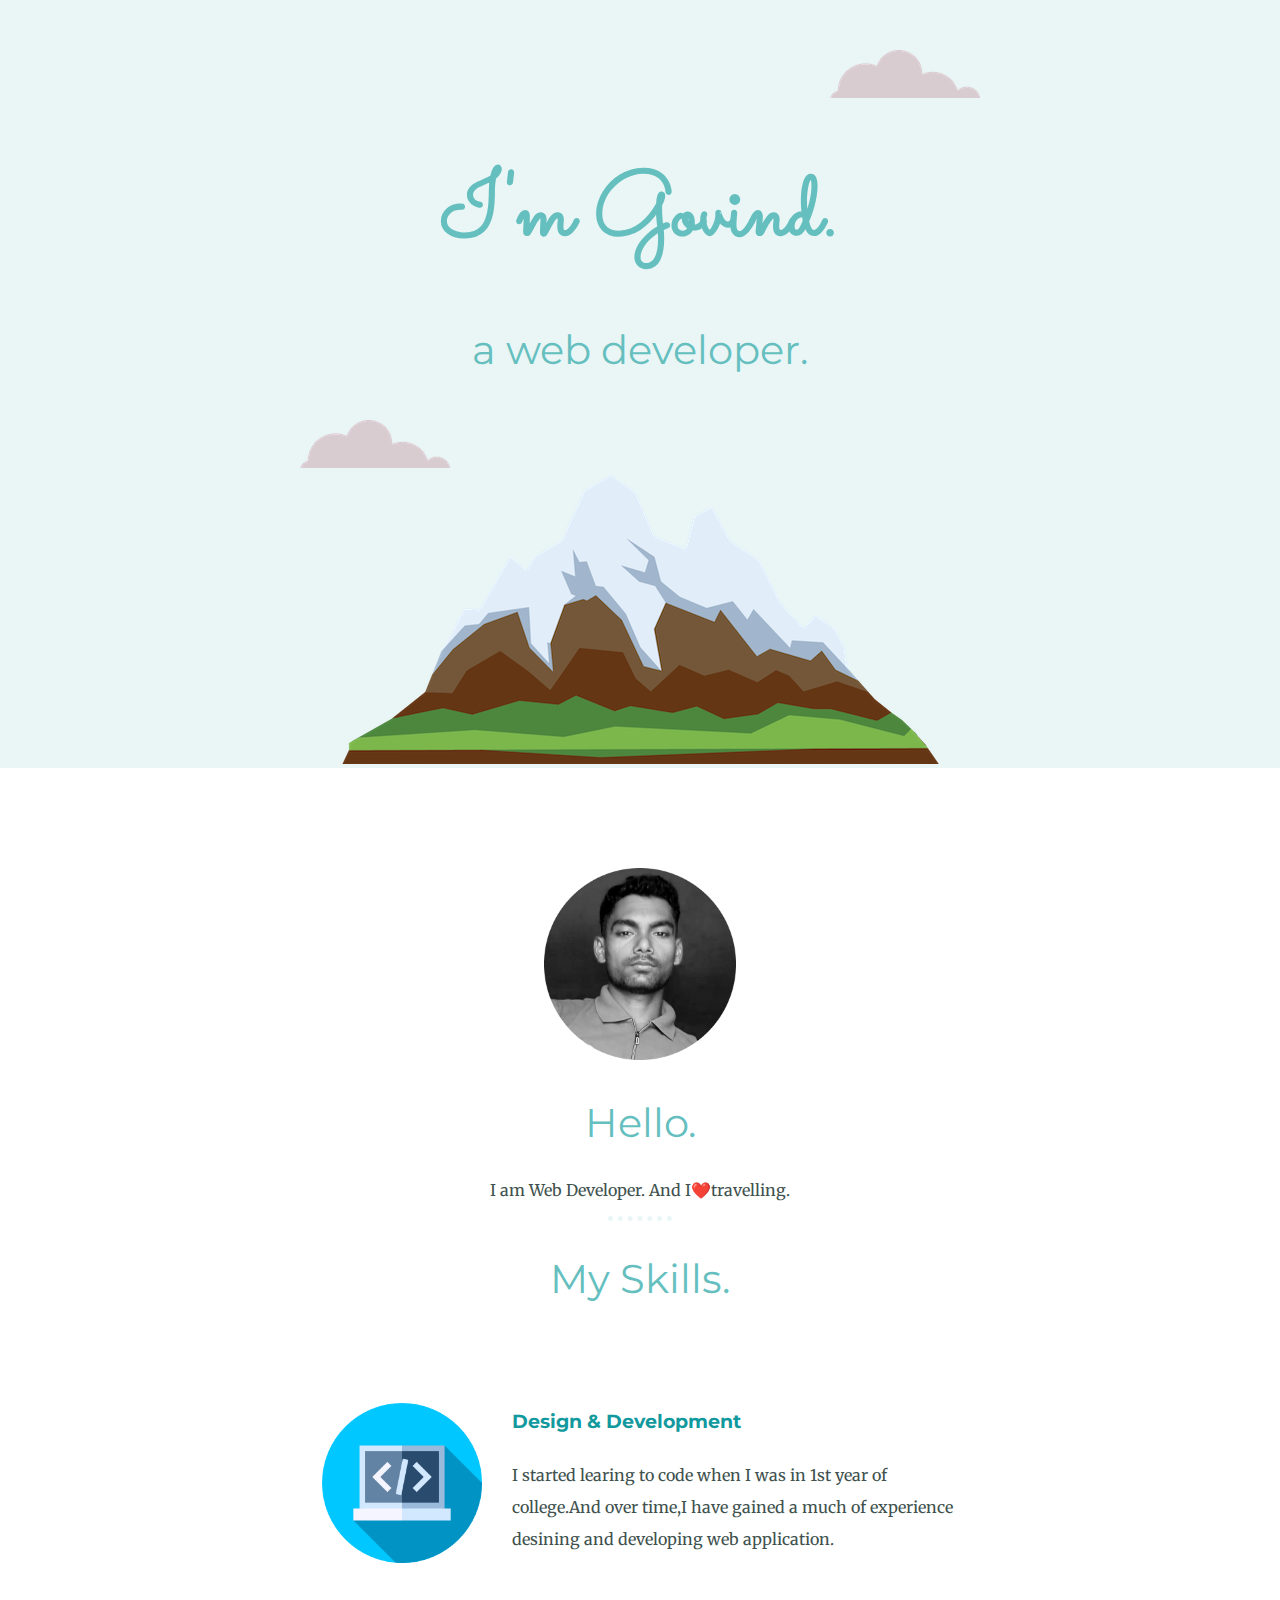
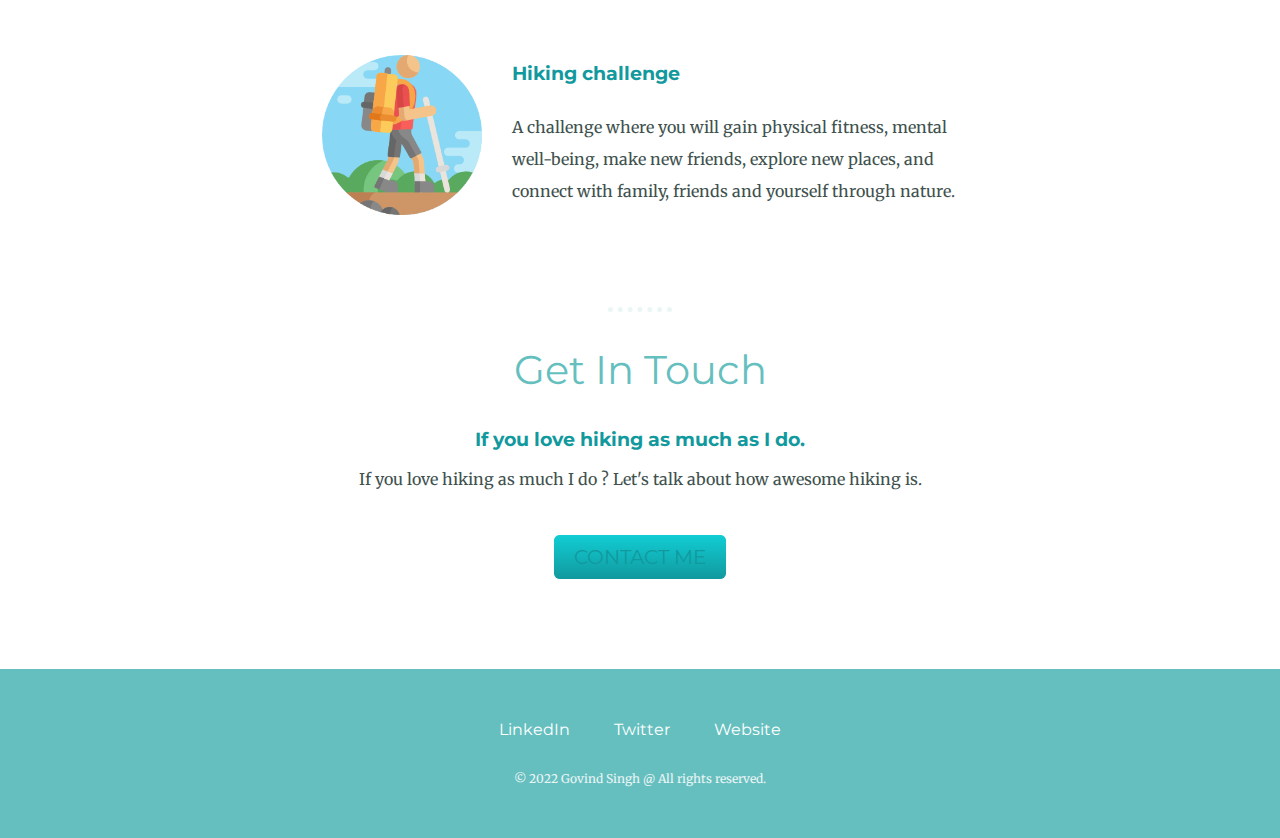
<file: index.html>
<!DOCTYPE html>
<html lang="en" dir="ltr">
  <head>
    <meta charset="utf-8">
    <title>Govind </title>
    <link rel="stylesheet" href="styles.css">
    <link rel="icon" href="favicon.ico">
    <link rel="preconnect" href="https://fonts.googleapis.com">
    <link rel="preconnect" href="https://fonts.gstatic.com" crossorigin>
    <link href="https://fonts.googleapis.com/css2?family=Merriweather&family=Montserrat&family=Sacramento&display=swap" rel="stylesheet">
  </head>
  <body>

    <div class="top-container">
      <img class="top-cloud" src="cloud.png" alt="cloud-img">
      <h1>I'm Govind.</h1>
      <h2>a web developer.</h2>
      <img class="bottom-cloud" src="cloud.png" alt="cloud-img">
      <img src="mountain.png" alt="mountain-img">
    </div>
    <div class="middle-container">
      <div class="profile">
        <img class="profile-img" src="Govind.png" alt="profile-pic">
        <h2>Hello.</h2>
        <p>I am Web Developer. And I❤️travelling.</p>
      </div>
      <hr>
      <div class="skills">
        <h2>My Skills.</h2>
        <div class="skill-row">
          <img class="code-img" src="programming.png" alt="skills-pic">
          <h3>Design & Development</h3>
          <p>I started learing to code when I was in 1st year of college.And over time,I have gained a much of experience desining and developing web application.</p>
        </div>
        <div class="skill-row">
          <img class="hike-img" src="hiking.png" alt="hiking-pic">
          <h3>Hiking challenge</h3>
          <p>A challenge where you will gain physical fitness, mental well-being, make new friends, explore new places, and connect with family, friends and yourself through nature.</p>
        </div>
      </div>
      <hr>
      <div class="contact-me">
        <h2>Get In Touch</h2>
        <h3>If you love hiking as much as I do.</h3>
        <p>If you love hiking as much I do ? Let's talk about how awesome hiking is. </p>
        <br>
        <br>
        <a class="btn" href="mailto:name@email.com">CONTACT ME</a>
      </div>
    </div>


    <div class="bottom-container">

      <a class="footer-link" href="https://www.linkedin.com/in/govind-singh-176861136/">LinkedIn</a>
      <a class="footer-link" href="https://twitter.com/username_154">Twitter</a>
      <a class="footer-link" href="https://govind15496.github.io/cv/">Website</a>



      <p class="copyright">© 2022 Govind Singh @ All rights reserved.</p>
    </div>

  </body>
</html>
</file>
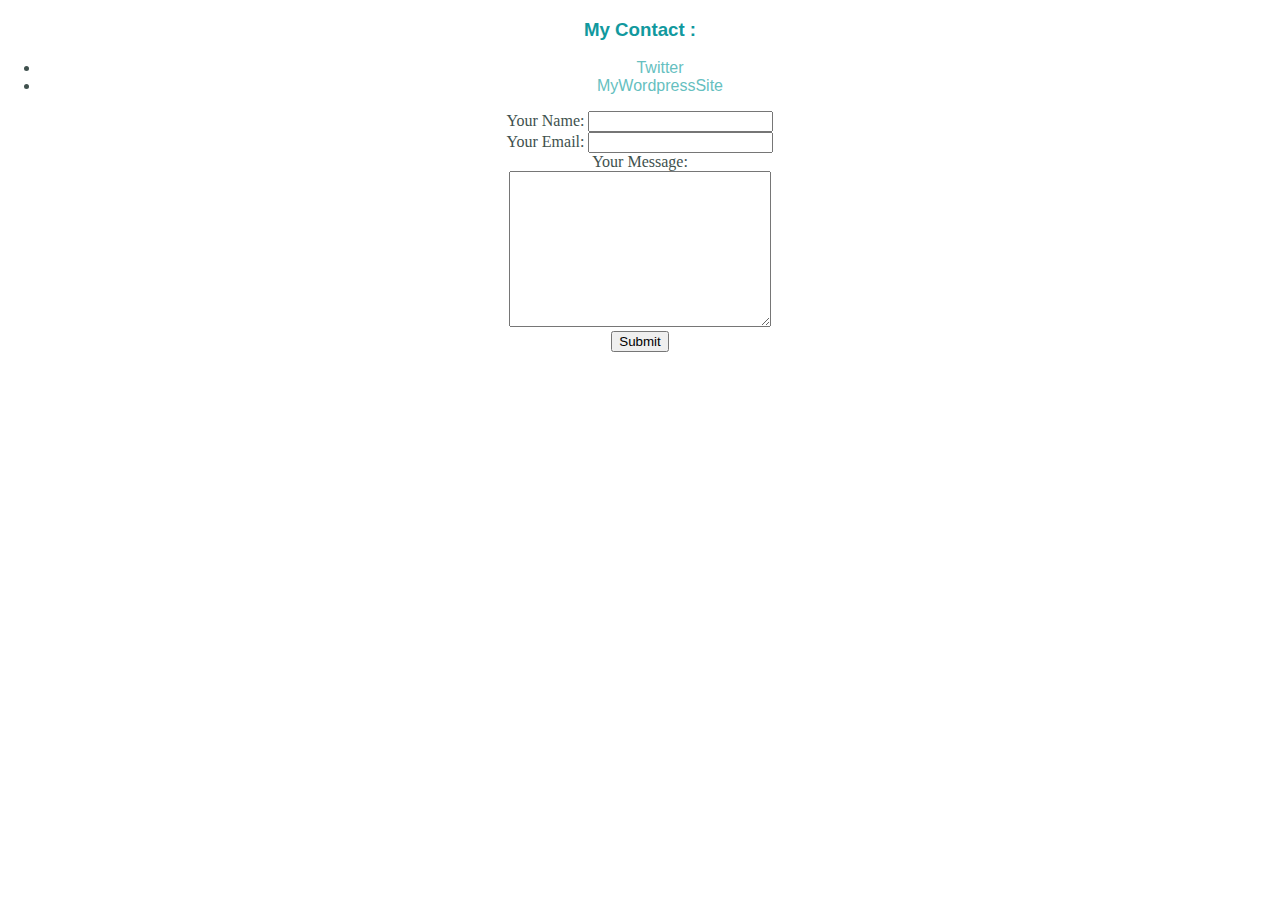
<file: contact.html>
<!DOCTYPE html>
<html lang="en" dir="ltr">
  <head>
    <meta charset="utf-8">
    <title>My Contact</title>
    <link rel="stylesheet" href="styles.css">
  </head>
  <body>
    <h3>My Contact :</h3>
    <ul>
      <li><a href="https://twitter.com/username_154" target="_blank">Twitter</a></li>
      <li><a href="localhostweb3" target="_blank">MyWordpressSite</a></li>
    </ul>
    <form class="" action="mailto:govindsingh15496@gmail.com" method="post" enctype="text/plain">
      <label>Your Name:</label>
      <input type="text" name="yourName" value=""><br>
      <label>Your Email:</label>
      <input type="text" name="yourEmail" value=""><br>
      <label>Your Message:</label><br>
      <textarea name="yourMessage" rows="10" cols="30"></textarea><br>
      <input type="Submit" name="">
    </form>
  </body>
</html>
</file>
<file: styles.css>
.top-container{
  background-color: #EAF6F6;
  position: relative;
  padding-top: 100px;

}
.middle-container{
  margin: 100px 0;

}
.bottom-container{
  background-color: #66BFBF;
  padding: 50px 0 20px;
}
a{
  color: #66BFBF;
  font-family: 'Montserrat', sans-serif;
  margin: 10px 20px;
  text-decoration: none;
}
a:hover{
  color: #EAF6F6;
}
.copyright{
  color: #EAF6F6;
  font-size: 0.75em;
  padding: 20px;
}
.btn {
  background: #11cdd4;
  background-image: -webkit-linear-gradient(top, #11cdd4,  #11999e);
  background-image: -moz-linear-gradient(top, #11cdd4,  #11999e);
  background-image: -ms-linear-gradient(top, #11cdd4,  #11999e);
  background-image: -o-linear-gradient(top, #11cdd4,  #11999e);
  background-image: linear-gradient(to bottom, #11cdd4,  #11999e);
  -webkit-border-radius: 6;
  -moz-border-radius: 6;
  border-radius: 6px;
  font-family: 'Montserrat', sans-serif;
  color: #EAF6F6;
  font-size: 20px;
  padding: 10px 20px 10px 20px;
  border: solid #1f628d 0px;
  text-decoration: none;
}

.btn:hover {
  background:  #30e3cb;
  background-image: -webkit-linear-gradient(top,  #30e3cb, #2bc4ad);
  background-image: -moz-linear-gradient(top,  #30e3cb, #2bc4ad);
  background-image: -ms-linear-gradient(top,  #30e3cb, #2bc4ad);
  background-image: -o-linear-gradient(top,  #30e3cb, #2bc4ad);
  background-image: linear-gradient(to bottom,  #30e3cb, #2bc4ad);
  text-decoration: none;
}
.skill-row{
  padding-left: 4px;
  margin: 100px auto 100px auto;
  width: 50%;
  text-align: left;
  line-height: 2;
}
body{
  color: #40514E;
  text-align: center;
  margin: 0;
  font-family: 'Merriweather', serif;

}
hr{
  border-style: none;
  border-top-style: dotted;
  border-color: #EAF6F6;
  border-width: 5px;
  width: 5%;
}
h1{
  color: #66BFBF;
  margin: 50px auto 0 auto;
  font-size: 5.625rem;
  font-family: 'Sacramento', cursive;
  padding-bottom: 10px;

}
h2{
  font-weight: normal;
  color: #66BFBF;
  font-size: 2.5rem;
  font-family: 'Montserrat', sans-serif;
}

h3{
  color: #11999E;
  font-family: 'Montserrat', sans-serif;
}
.profile-img{
  width: 15%;
}
.code-img{
  width: 25%;
  float: left;
  padding-right: 30px;
}
.hike-img{
  width: 25%;
  float: left;
  padding-right: 30px;
}

.btn{
  color: #11999E;
}
.footer-link{
  color: #FFFFFF;
}
.pro{
  text-decoration: underline;
}
.top-cloud{
  position: absolute;
  right: 300px;
  top: 50px;

}
.bottom-cloud{
  position: absolute;
  left: 300px;
  bottom: 300px;
}
</file>
